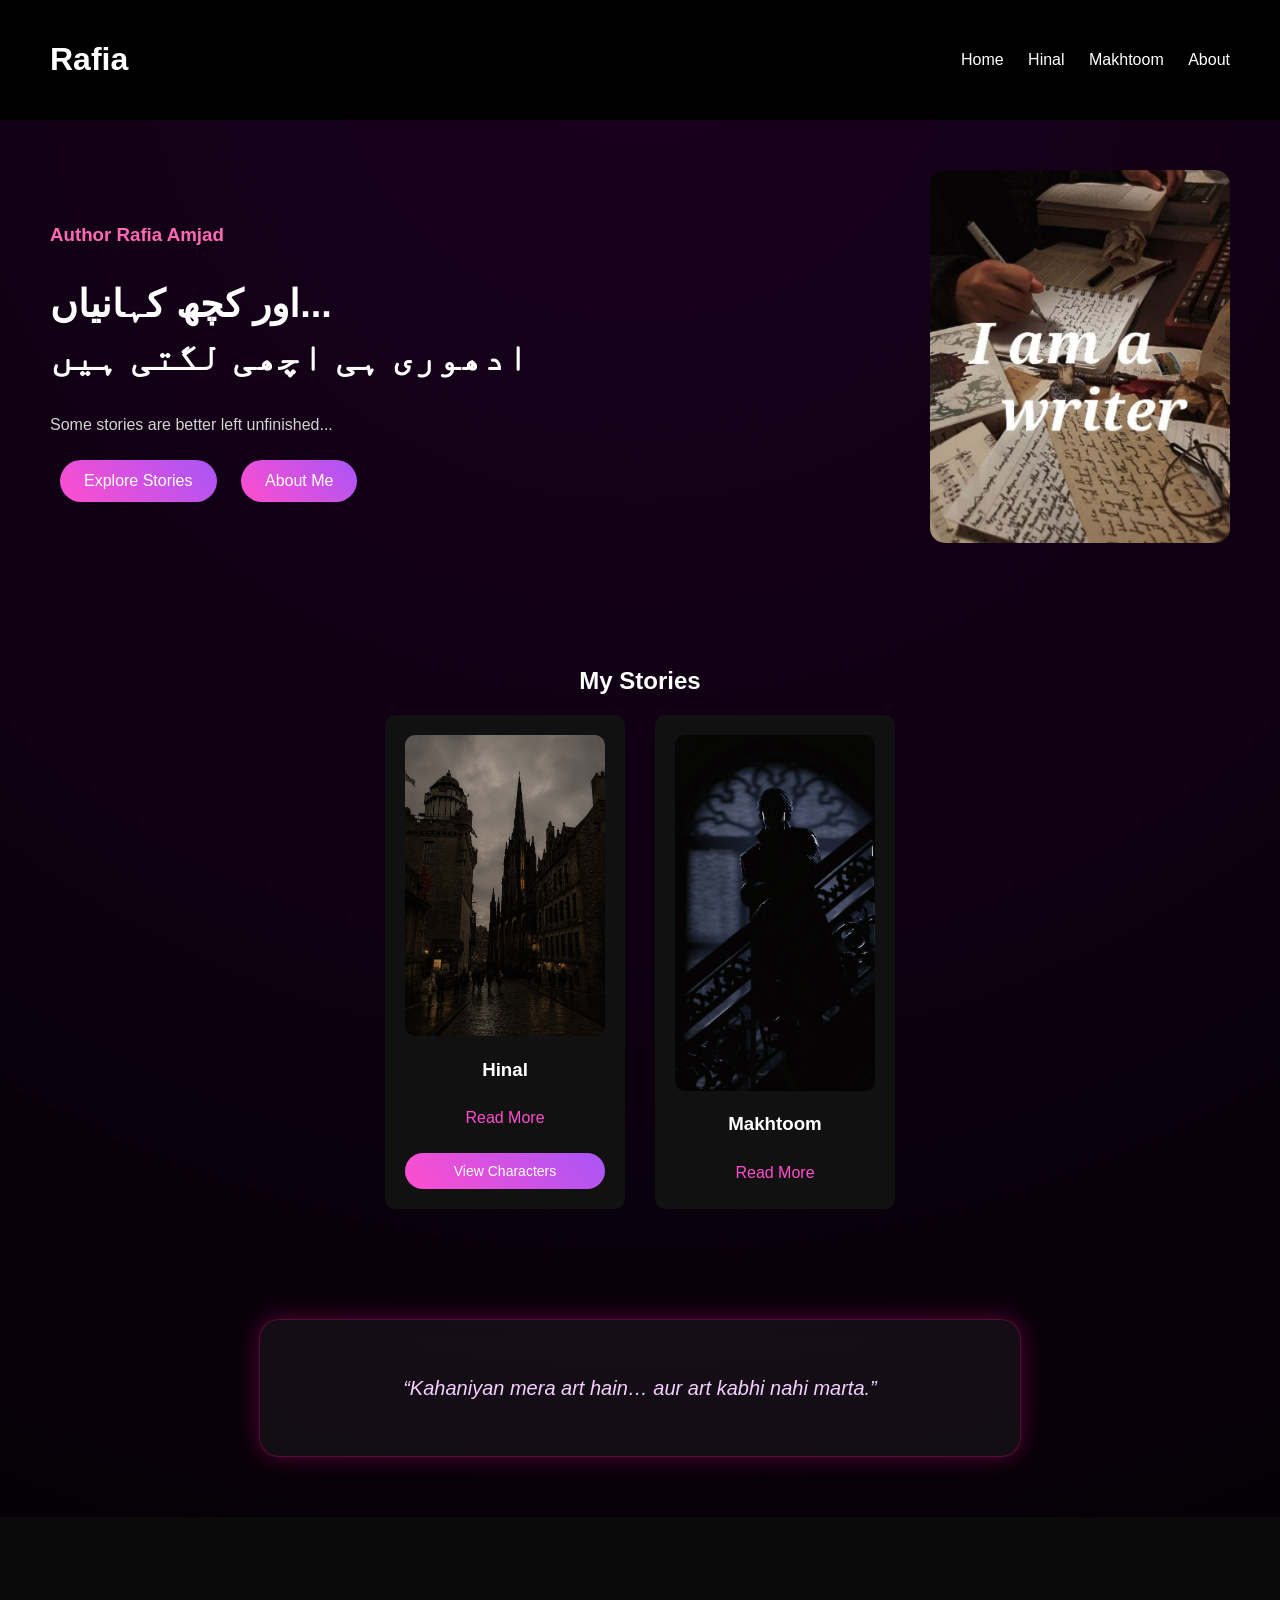
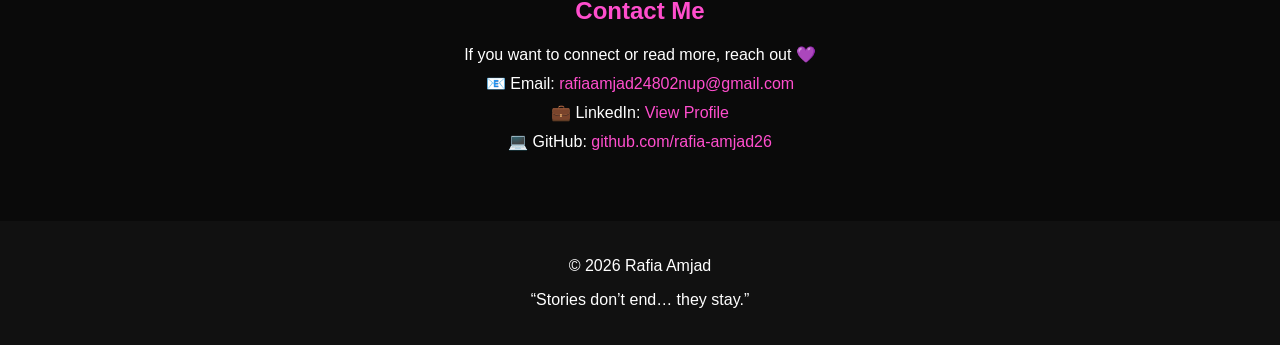
<file: index.html>
<!DOCTYPE html>
<html lang="en">
<head>
    <meta charset="UTF-8">
    <meta name="viewport" content="width=device-width, initial-scale=1.0">
    <title>Rafia | Writing Universe</title>
    <link rel="stylesheet" href="style.css">
</head>

<body>

<!-- NAVBAR -->
<header>
    <h1>Rafia</h1>
    <nav>
        <a href="index.html">Home</a>
        <a href="hinal.html">Hinal</a>
        <a href="makhtoom.html">Makhtoom</a>
        <a href="about.html">About</a>
    </nav>
</header>

<!-- HERO SECTION -->
<section class="hero">
    <div class="hero-text">
        <h3>Author Rafia Amjad</h3>
        

        <h1>
            اور کچھ کہانیاں... <br>
            ادھوری ہی اچھی لگتی ہیں
        </h1>

        <p>Some stories are better left unfinished...</p>

        <div class="buttons">
            <a href="#stories">Explore Stories</a>
            <a href="about.html">About Me</a>
        </div>
    </div>

    <div class="hero-img">
        <img src="books.jpg">
    </div>
</section>


<!-- STORIES -->
<section id="stories" class="stories">
    <h2>My Stories</h2>

    <div class="cards">

        <div class="card">
    <img src="hinal.jpg">
    <h3>Hinal</h3>

    <a href="hinal.html">Read More</a>

    <br><br>

    <a href="characters.html" class="view-btn">
        View Characters
    </a>
</div>

        <div class="card">
            <img src="makhtoom.jpg">
            <h3>Makhtoom</h3>
            <a href="makhtoom.html">Read More</a>
        </div>

    </div>
</section>
<div class="quote-box">
    <p>
        “Kahaniyan mera art hain… aur art kabhi nahi marta.”
    </p>
</div>

<section class="contact">
    <h2>Contact Me</h2>
    <p>If you want to connect or read more, reach out 💜</p>

    <div class="contact-links">
        </div>
    

    <p>
        📧 Email: 
        <a href="mailto:rafiaamjad24802nup@gmail.com">
            rafiaamjad24802nup@gmail.com
        </a>
    </p>

    <p>
        💼 LinkedIn: 
        <a href="https://www.linkedin.com/in/rafia-a-0144a3341" target="_blank">
            View Profile
        </a>
    </p>

    <p>
        💻 GitHub: 
        <a href="https://github.com/rafia-amjad26" target="_blank">
            github.com/rafia-amjad26
        </a>
    </p>
</section>
    </div>


<footer>
    <p>© 2026 Rafia Amjad</p>
    <p class="footer-line">“Stories don’t end… they stay.”</p>
</footer>

</body>
</html>
</file>
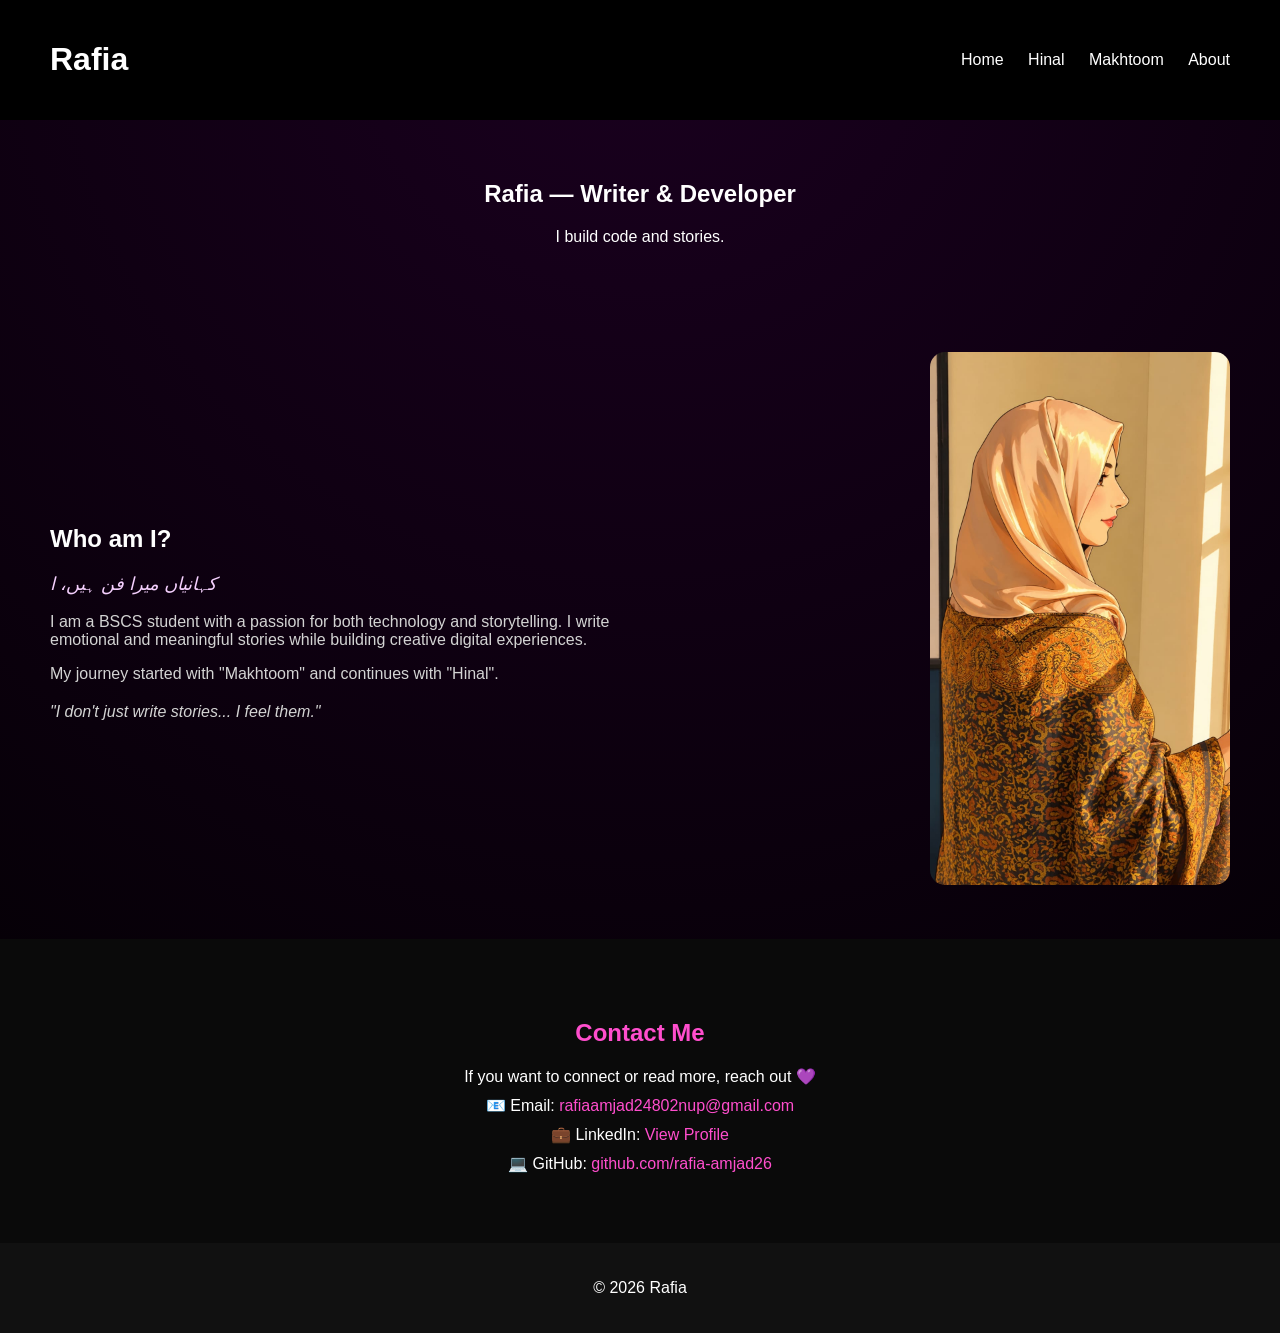
<file: about.html>
<!DOCTYPE html>
<html lang="en">
<head>
    <meta charset="UTF-8">
    <meta name="viewport" content="width=device-width, initial-scale=1.0">
    <title>About | Rafia</title>
    <link rel="stylesheet" href="style.css">
</head>
<body>

<header>
    <h1>Rafia</h1>
    <nav>
        <a href="index.html">Home</a>
        <a href="hinal.html">Hinal</a>
        <a href="makhtoom.html">Makhtoom</a>
        <a href="about.html">About</a>
    </nav>
</header>

<!-- ABOUT HERO -->
<section class="about-hero">
    <h1>Rafia — Writer & Developer</h1>
    <p>I build code and stories.</p>
</section>

<!-- ABOUT CONTENT -->
<section class="about-container">

    <div class="about-text">
        <h2>Who am I?</h2>
        <p id="typing"></p>

        <p>
            I am a BSCS student with a passion for both technology and storytelling.
            I write emotional and meaningful stories while building creative digital experiences.
        </p>

        <p>
            My journey started with "Makhtoom" and continues with "Hinal".
        </p>

        <p class="quote-line">
            "I don't just write stories... I feel them."
        </p>
    </div>

    <div class="about-img">
        <img src="rafia.jpg">
    </div>

</section>

<!-- CONTACT -->
<section class="contact">
    <h2>Contact Me</h2>
    <p>If you want to connect or read more, reach out 💜</p>

    <div class="contact-links">
    </div>
    

    <p>
        📧 Email: 
        <a href="mailto:rafiaamjad24802nup@gmail.com">
            rafiaamjad24802nup@gmail.com
        </a>
    </p>

    <p>
        💼 LinkedIn: 
        <a href="https://www.linkedin.com/in/rafia-a-0144a3341" target="_blank">
            View Profile
        </a>
    </p>

    <p>
        💻 GitHub: 
        <a href="https://github.com/rafia-amjad26" target="_blank">
            github.com/rafia-amjad26
        </a>
    </p>
</section>
</section>

<footer>
    <p>© 2026 Rafia</p>
</footer>
<script>
window.onload = function () {

    const text = "کہانیاں میرا فن ہیں، اور فن کبھی نہیں مرتا۔";
    let index = 0;

    function typeEffect() {
        if (index < text.length) {
            document.getElementById("typing").innerHTML += text.charAt(index);
            index++;
            setTimeout(typeEffect, 50);
        }
    }

    typeEffect();
}
</script>

</body>
</html>
</file>
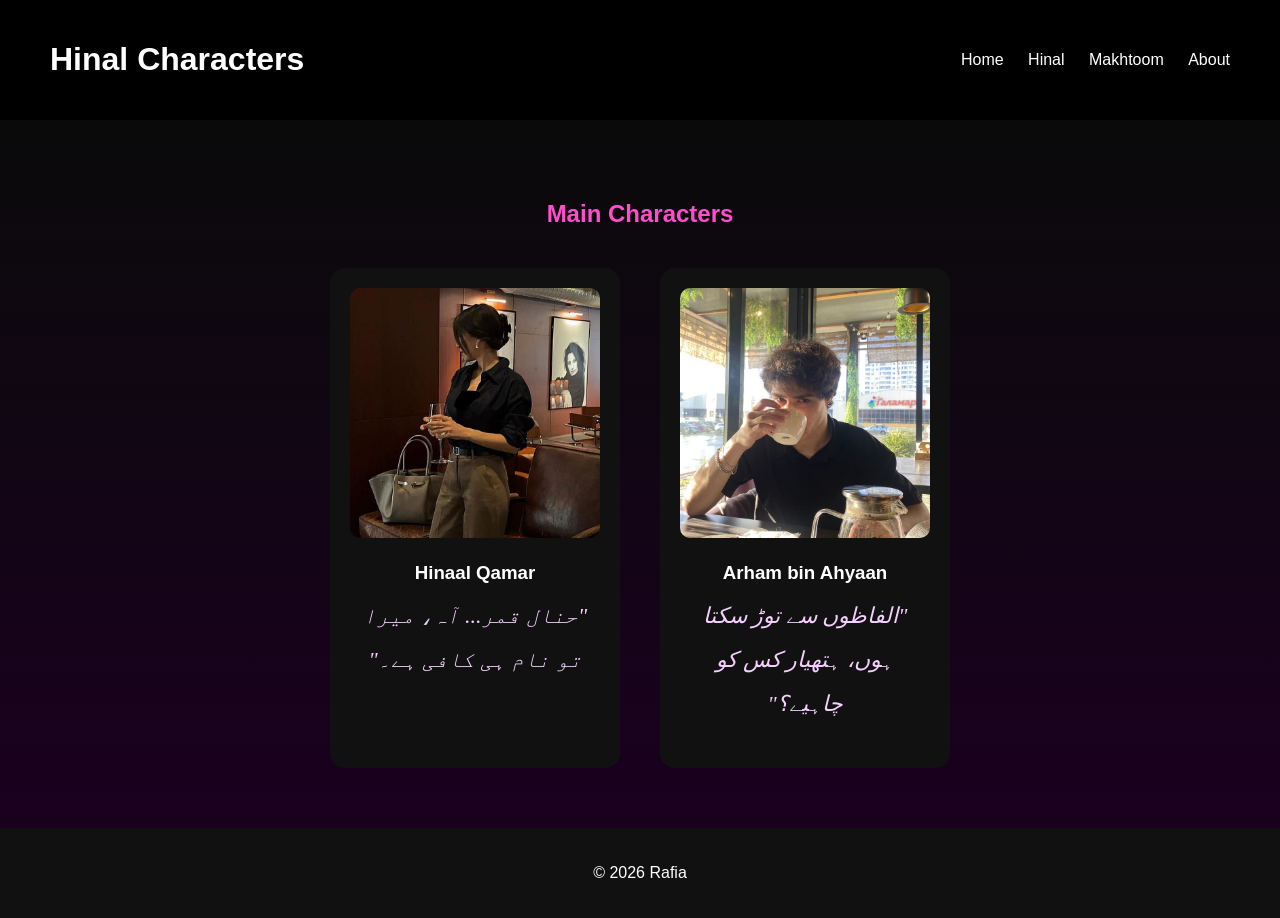
<file: characters.html>
<!DOCTYPE html>
<html lang="en">
<head>
    <meta charset="UTF-8">
    <title>Hinal Characters | Rafia</title>
    <link rel="stylesheet" href="style.css">
</head>
<body>

<header>
    <h1>Hinal Characters</h1>
    <nav>
        <a href="index.html">Home</a>
        <a href="hinal.html">Hinal</a>
        <a href="makhtoom.html">Makhtoom</a>
        <a href="about.html">About</a>
    </nav>
</header>

<section class="characters">

    <h2>Main Characters</h2>

    <div class="character-cards">

        <!-- HINAAL -->
        <div class="character" onclick="openModal('hinal')">
            <img src="qamar.jpg">
            <h3>Hinaal Qamar</h3>

            <p class="dialogue">
                "حنال قمر... آہ، میرا تو نام ہی کافی ہے۔"
            </p>
        </div>

        <!-- ARHAM -->
        <div class="character" onclick="openModal('arham')">
            <img src="arham.jpg">
            <h3>Arham bin Ahyaan</h3>

            <p class="dialogue">
                "الفاظوں سے توڑ سکتا ہوں، ہتھیار کس کو چاہیے؟"
            </p>
        </div>

    </div>

</section>

<!-- MODAL -->
<div id="modal" class="modal">
    <div class="modal-content">
        <span class="close" onclick="closeModal()">&times;</span>
        <p id="modal-text"></p>
    </div>
</div>

<footer>
    <p>© 2026 Rafia</p>
</footer>

<script>
function openModal(character) {
    let text = "";

    if(character === "hinal") {
        text = "حنال قمر... آہ، میرا تو نام ہی کافی ہے۔";
    }
    else if(character === "arham") {
        text = "الفاظوں سے توڑ سکتا ہوں، ہتھیار کس کو چاہیے؟";
    }

    document.getElementById("modal-text").innerHTML = text;
    document.getElementById("modal").style.display = "block";
}

function closeModal() {
    document.getElementById("modal").style.display = "none";
}
</script>

</body>
</html>
</file>
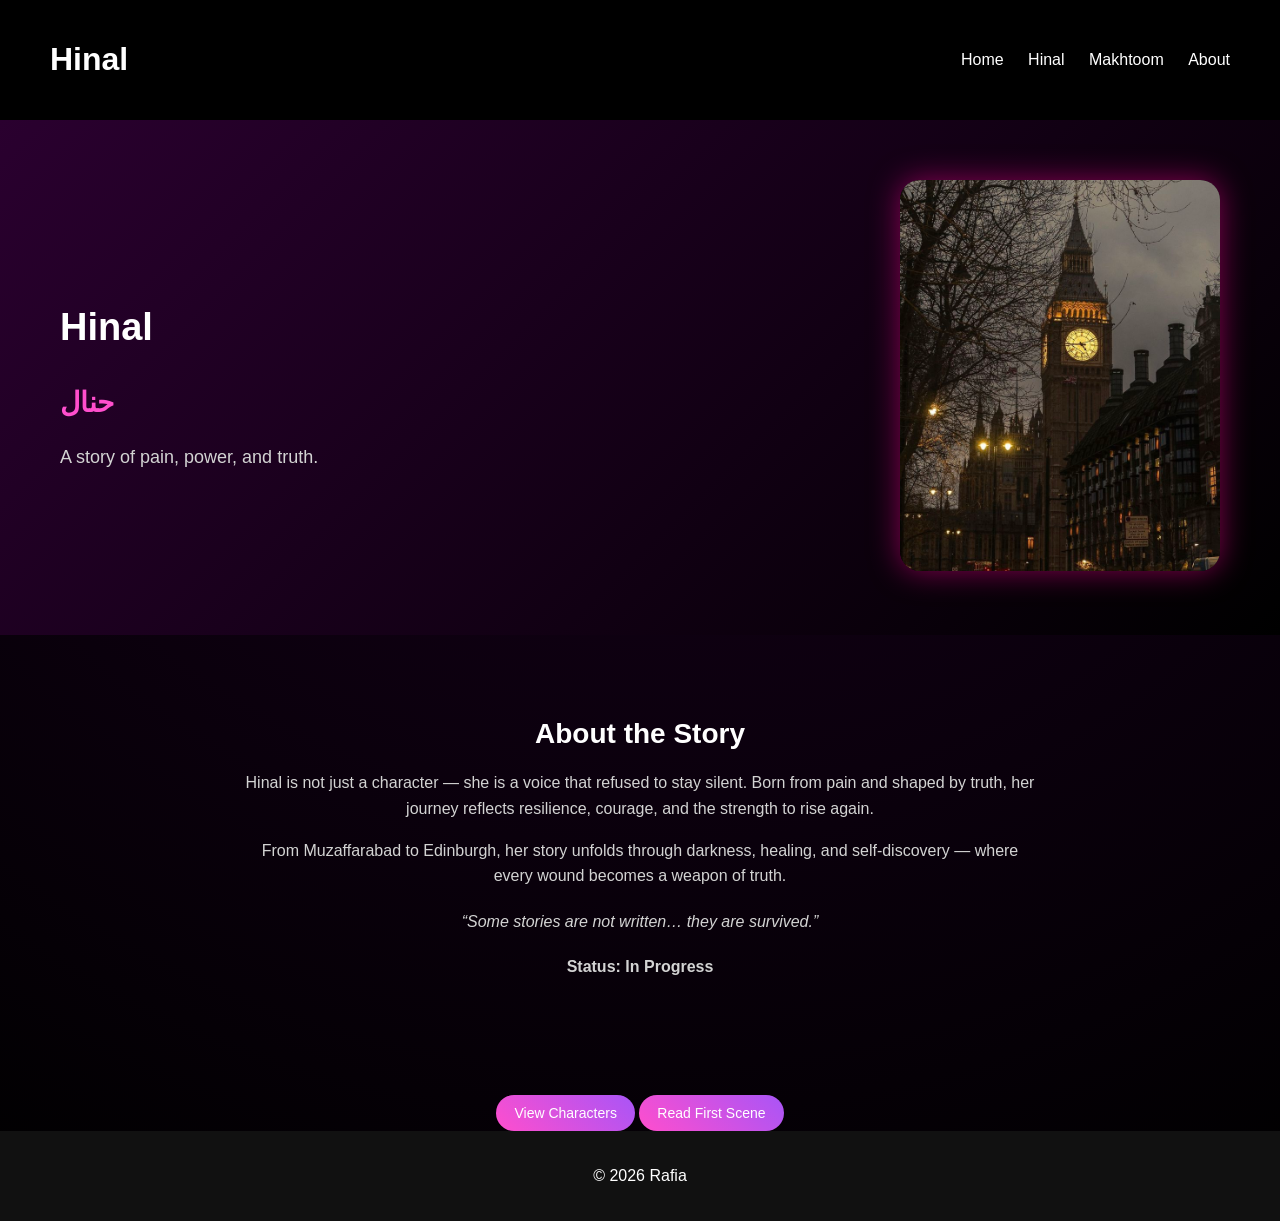
<file: hinal.html>
<!DOCTYPE html>
<html lang="en">
<head>
    <meta charset="UTF-8">
    <meta name="viewport" content="width=device-width, initial-scale=1.0">
    <title>Hinal | Rafia</title>
    <link rel="stylesheet" href="style.css">
</head>
<body>

<header>
    <h1>Hinal</h1>
    <nav>
        <a href="index.html">Home</a>
        <a href="hinal.html">Hinal</a>
        <a href="makhtoom.html">Makhtoom</a>
        <a href="about.html">About</a>
    </nav>
</header>

<!-- HERO -->
<section class="hero-hinal">

    <div class="hero-text">
        <h1>Hinal</h1>
        <h3>حنال</h3>
        <p class="tagline">A story of pain, power, and truth.</p>
    </div>

    <div class="hero-img">
        <img src="front1.jpg">
    </div>

</section>

<!-- ABOUT STORY -->
<section class="story-about">

    <h2>About the Story</h2>

    <p>
        Hinal is not just a character — she is a voice that refused to stay silent.
        Born from pain and shaped by truth, her journey reflects resilience,
        courage, and the strength to rise again.
    </p>

    <p>
        From Muzaffarabad to Edinburgh, her story unfolds through darkness,
        healing, and self-discovery — where every wound becomes a weapon of truth.
    </p>
    

    <p class="quote-line">
        “Some stories are not written… they are survived.”
    </p>

    <p class="status">
        Status: In Progress
    </p>

</section>
<div style="text-align:center; margin-top:30px;">
    <a href="characters.html" class="view-btn">View Characters</a>
    <a href="scene-hinal.html" class="view-btn">
    Read First Scene
</a>
</div>

<footer>
    <p>© 2026 Rafia</p>
</footer>

</body>
</html>
</file>
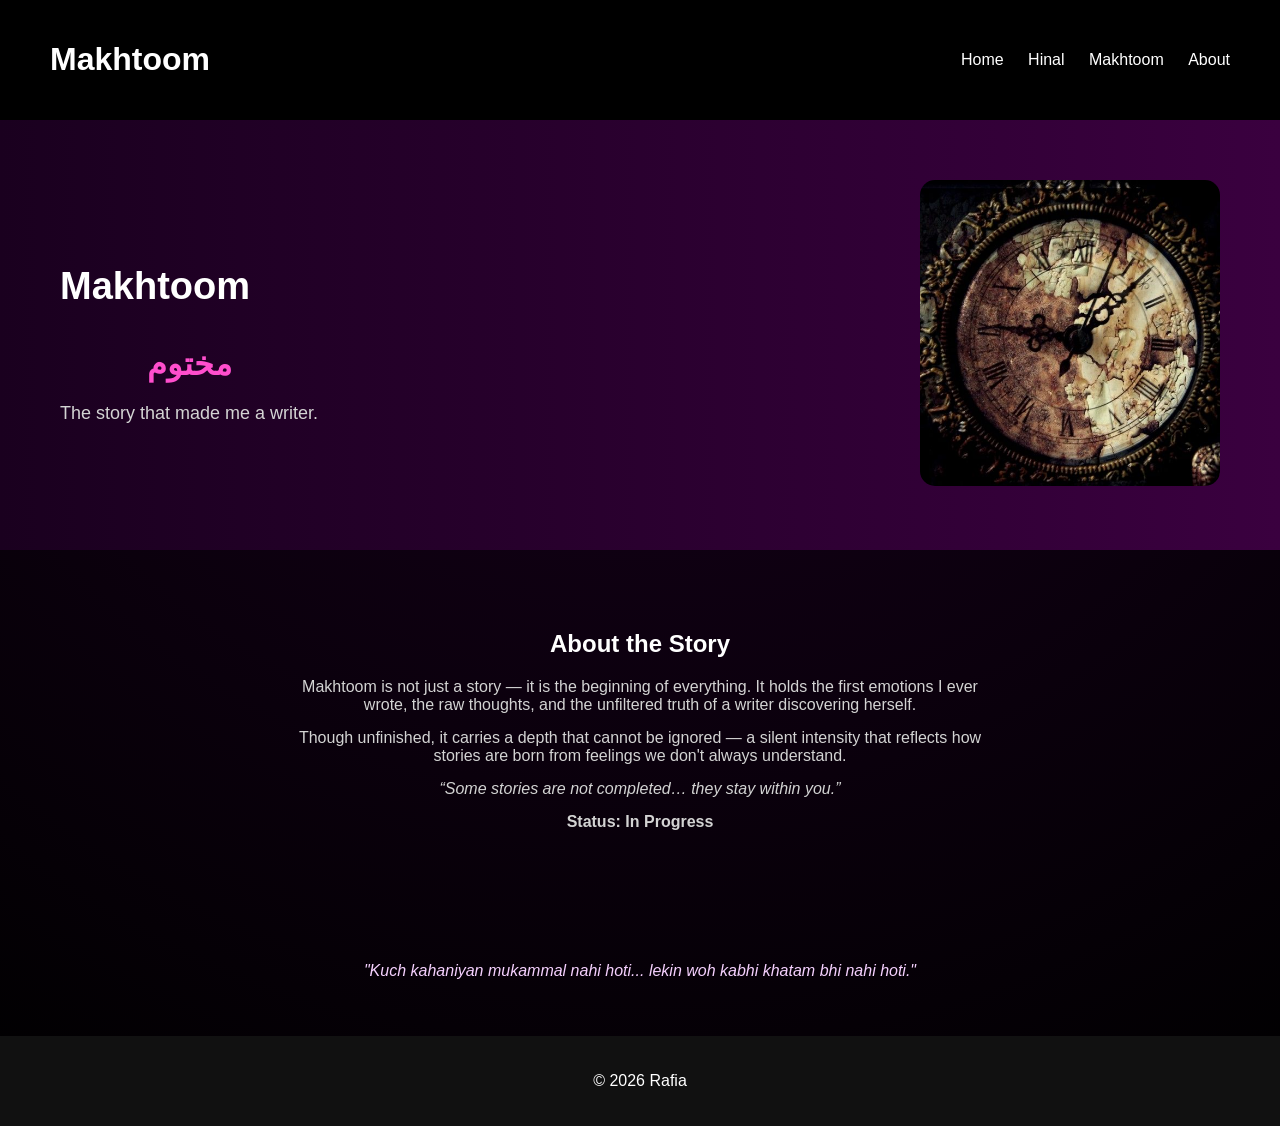
<file: makhtoom.html>
<!DOCTYPE html>
<html lang="en">
<head>
    <meta charset="UTF-8">
    <title>Makhtoom | Rafia</title>
    <link rel="stylesheet" href="style.css">
</head>
<body>

<header>
    <h1>Makhtoom</h1>
    <nav>
        <a href="index.html">Home</a>
        <a href="hinal.html">Hinal</a>
        <a href="makhtoom.html">Makhtoom</a>
        <a href="about.html">About</a>
    </nav>
</header>

<!-- HERO SECTION -->
<section class="hinal-hero">

    <div class="hero-text">
        <h1>Makhtoom</h1>
        <h2 class="urdu-title">مختوم</h2>

        <p class="tagline">
            The story that made me a writer.
        </p>
    </div>

    <div class="hero-img">
       <img src="front2.jpg">

    </div>

</section>

<!-- ABOUT STORY -->
<section class="story-detail">

    <h2>About the Story</h2>

    <p>
        Makhtoom is not just a story — it is the beginning of everything. 
        It holds the first emotions I ever wrote, the raw thoughts, 
        and the unfiltered truth of a writer discovering herself.
    </p>

    <p>
        Though unfinished, it carries a depth that cannot be ignored — 
        a silent intensity that reflects how stories are born from feelings 
        we don't always understand.
    </p>

    <p class="quote-line">
        “Some stories are not completed… they stay within you.”
    </p>

    <p class="status">
        Status: In Progress
    </p>

</section>

<!-- EXTRA QUOTE SECTION -->
<section class="quote">
    <p>
        "Kuch kahaniyan mukammal nahi hoti...
        lekin woh kabhi khatam bhi nahi hoti."
    </p>
</section>

<footer>
    <p>© 2026 Rafia</p>
</footer>

</body>
</html>
</file>
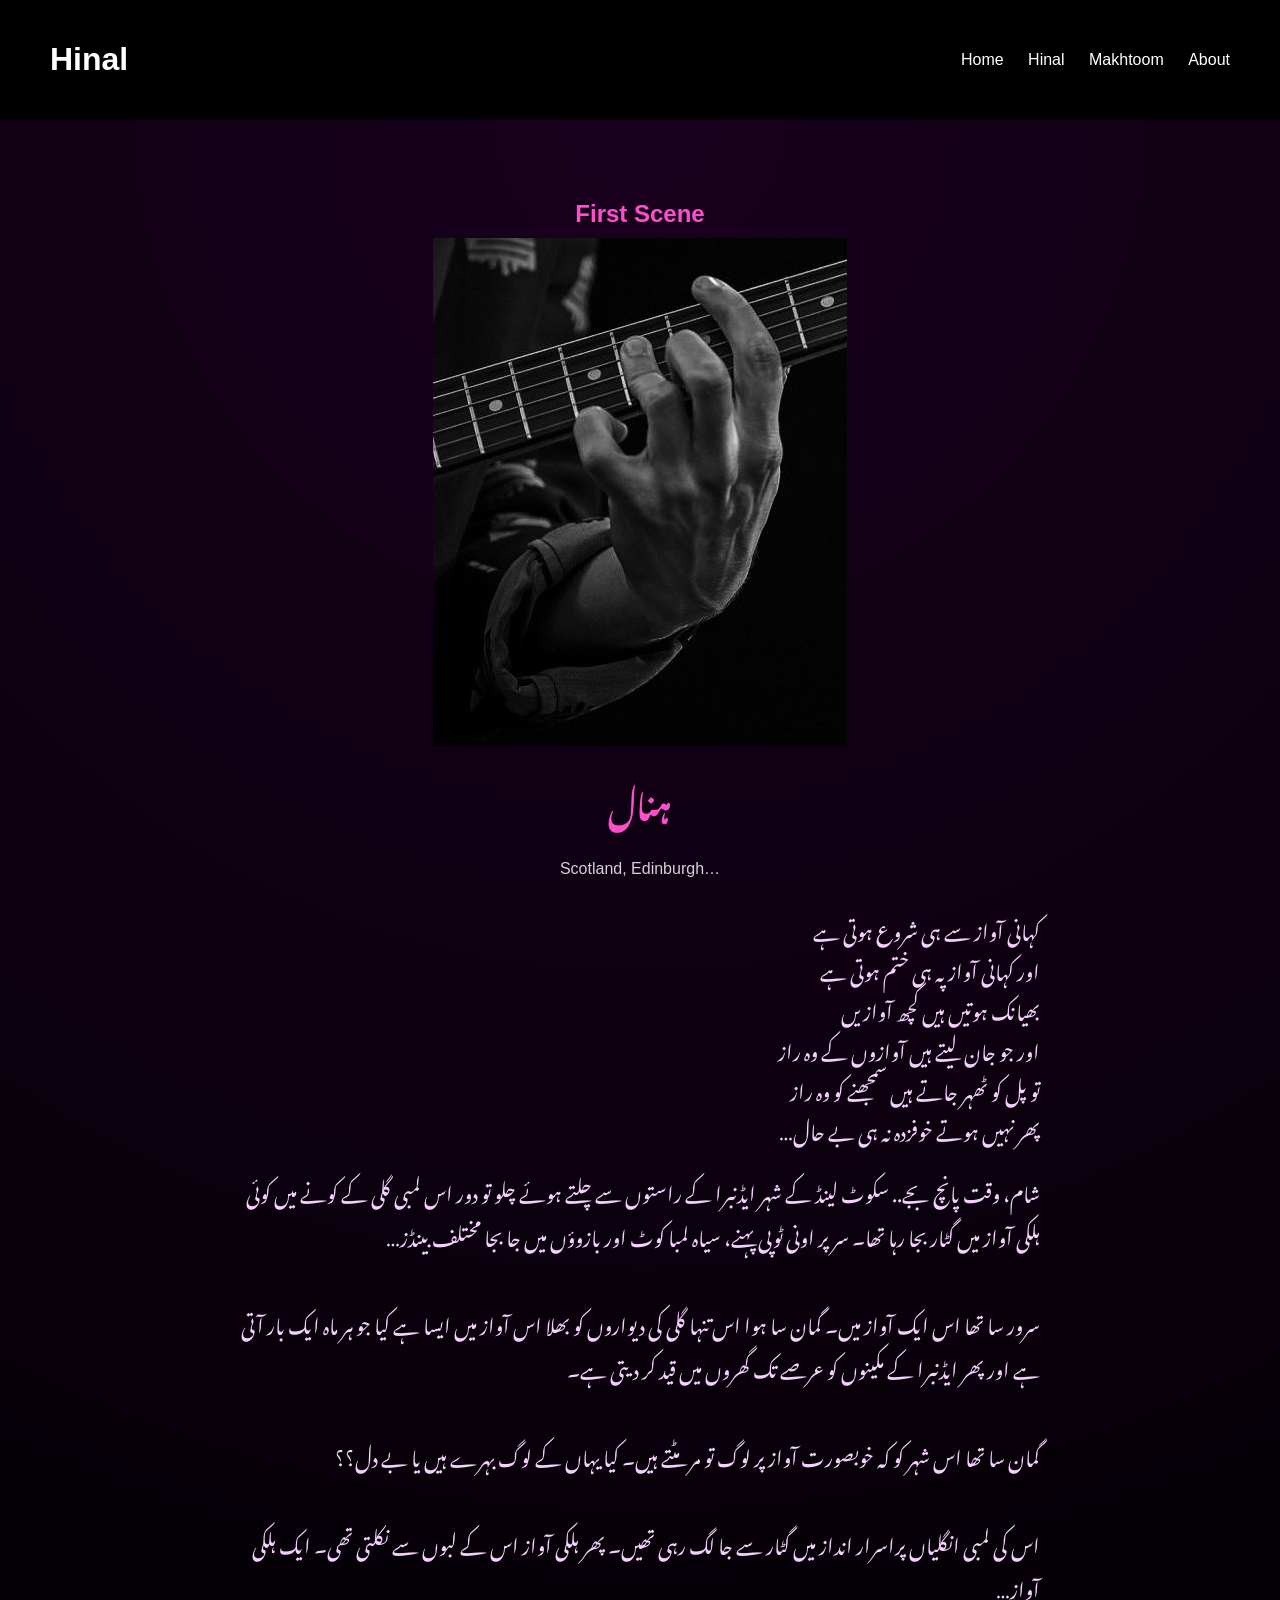
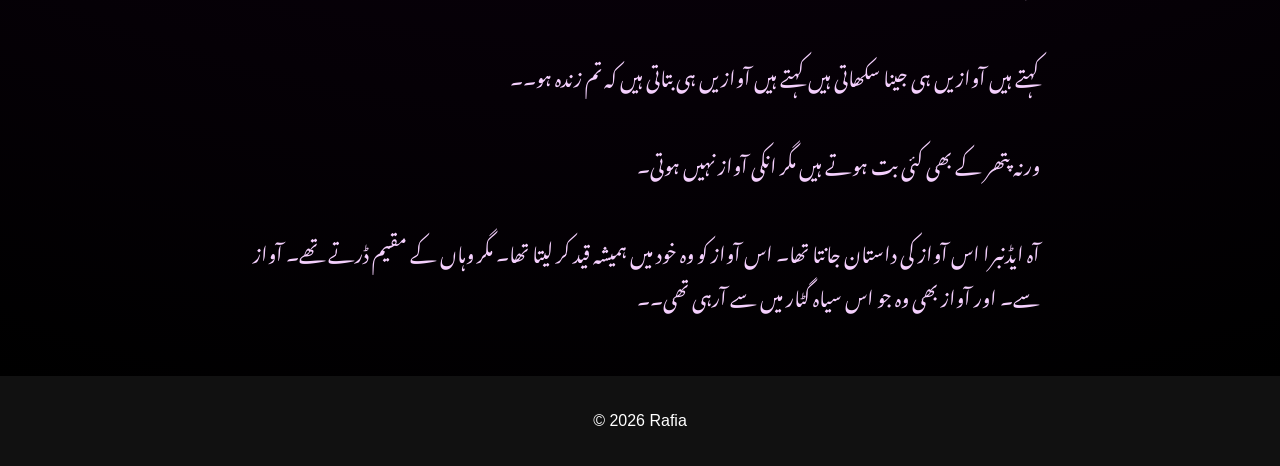
<file: scene-hinal.html>
<!DOCTYPE html>
<html lang="ur">
<head>
    <meta charset="UTF-8">
    <title>Hinal Scene | Rafia</title>
    <link rel="stylesheet" href="style.css">

    <!-- Urdu Font -->
    <link href="https://fonts.googleapis.com/css2?family=Noto+Nastaliq+Urdu&display=swap" rel="stylesheet">
</head>

<body>

<header>
    <h1>Hinal</h1>
    <nav>
        <a href="index.html">Home</a>
        <a href="hinal.html">Hinal</a>
        <a href="makhtoom.html">Makhtoom</a>
        <a href="about.html">About</a>
    </nav>
</header>

<section class="scene">

    <h2>First Scene</h2>
    <img src="scene.jpg" class="scene-img">

    <h3 class="urdu-title">ہنال</h3>

    <p class="location">Scotland, Edinburgh…</p>

    <div class="urdu-text">

<p class="scene-lines">
کہانی آواز سے ہی شروع ہوتی ہے <br>
اور کہانی آواز پہ ہی ختم ہوتی ہے <br>
بھیانک ہوتیں ہیں کچھ آوازیں <br>
اور جو جان لیتے ہیں آوازوں کے وہ راز <br>
تو پل کو ٹھہر جاتے ہیں سمجھنے کو وہ راز <br>
پھر نہیں ہوتے خوفزدہ نہ ہی بے حال…
</p>

شام، وقت پانچ بجے..  
سکوٹ لینڈ کے شہر ایڈنبرا کے راستوں سے چلتے ہوئے چلو تو دور اس لمبی گلی کے کونے میں کوئی ہلکی آواز میں گٹار بجا رہا تھا۔ سر پر اونی ٹوپی پہنے، سیاہ لمبا کوٹ اور بازوؤں میں جا بجا مختلف بینڈز…  

<br><br>

سرور سا تھا اس ایک آواز میں۔ گمان سا ہوا اس تنہا گلی کی دیواروں کو بھلا اس آواز میں ایسا ہے کیا جو ہر ماہ ایک بار آتی ہے اور پھر ایڈنبرا کے مکینوں کو عرصے تک گھروں میں قید کر دیتی ہے۔  

<br><br>

گمان سا تھا اس شہر کو کہ خوبصورت آواز پر لوگ تو مر مٹتے ہیں۔ کیا یہاں کے لوگ بہرے ہیں یا بے دل؟؟  

<br><br>

اس کی لمبی انگلیاں پراسرار انداز میں گٹار سے جا لگ رہی تھیں۔ پھر ہلکی آواز اس کے لبوں سے نکلتی تھی۔ ایک ہلکی آواز…  

<br><br>

کہتے ہیں آوازیں ہی جینا سکھاتی ہیں  
کہتے ہیں آوازیں ہی بتاتی ہیں کہ تم زندہ ہو۔۔  

<br><br>

ورنہ پتھر کے بھی کئی بت ہوتے ہیں مگر انکی آواز نہیں ہوتی۔  

<br><br>

آہ ایڈنبرا اس آواز کی داستان جانتا تھا۔ اس آواز کو وہ خود میں ہمیشہ قید کر لیتا تھا۔ مگر وہاں کے مقیم ڈرتے تھے۔ آواز سے۔ اور آواز بھی وہ جو اس سیاہ گٹار میں سے آرہی تھی۔۔  

    </div>

</section>

<footer>
    <p>© 2026 Rafia</p>
</footer>

</body>
</html>
</file>
<file: style.css>
html {
    scroll-behavior: smooth;
}
@import url('https://fonts.googleapis.com/css2?family=Noto+Nastaliq+Urdu&family=Poppins:wght@300;400;600&display=swap');
body {
    margin: 0;
    font-family: 'Poppins', sans-serif;
    background: radial-gradient(circle at top, #1a001f, black);
    color: white;
}

/* NAVBAR */
header {
    display: flex;
    justify-content: space-between;
    align-items: center;
    padding: 20px 50px;
    background: black;
}

nav a {
    margin-left: 20px;
    color: white;
    text-decoration: none;
}

/* HERO */
.hero {
    display: flex;
    justify-content: space-between;
    align-items: center;
    padding: 50px;
}

.hero-text {
    max-width: 50%;
}

.hero-text h3 {
    color: hotpink;
}

.hero-text h1 {
    font-size: 32px;
}

.hero-text p {
    color: lightgray;
}

.buttons a {
    display: inline-block;
    margin: 10px;
    padding: 10px 20px;
    background: hotpink;
    color: white;
    text-decoration: none;
    border-radius: 5px;
}

/* HERO IMAGE */
.hero-img img {
    width: 300px;
    border-radius: 15px;
}

/* QUOTE */
.quote {
    text-align: center;
    padding: 30px;
    font-style: italic;
    color: #f5d0fe;
}

/* STORIES */
.stories {
    text-align: center;
    padding: 50px;
}

.cards {
    display: flex;
    justify-content: center;
    gap: 30px;
}

.card {
    background: #111;
    padding: 20px;
    border-radius: 10px;
    width: 200px;
}

.card img {
    width: 100%;
    border-radius: 10px;
}

.card a {
    display: inline-block;
    margin-top: 10px;
    color: hotpink;
}

/* CONTACT */
.contact {
    text-align: center;
    padding: 40px;
}

/* FOOTER */
footer {
    text-align: center;
    padding: 20px;
    background: #111;
}

/* ABOUT HERO */
.about-hero {
    text-align: center;
    padding: 40px;
}

/* CONTAINER (FIXES YOUR LAYOUT ISSUE) */
.about-container {
    display: flex;
    align-items: center;
    justify-content: space-between;
    padding: 50px;
    gap: 40px;
}

/* TEXT SIDE */
.about-text {
    width: 50%;
}

.about-text h2 {
    margin-bottom: 15px;
}

.about-text p {
    margin-bottom: 15px;
    color: lightgray;
}

/* QUOTE STYLE */
.quote-line {
    font-style: italic;
    color: #f5d0fe;
}

/* IMAGE SIDE (FIX BIG IMAGE ISSUE) */
.about-img img {
    width: 300px;
    /* SIZE CONTROL */
    border-radius: 15px;
}

/* CONTACT */
.contact {
    text-align: center;
    padding: 40px;
}

.contact-links a {
    margin: 10px;
    color: hotpink;
    text-decoration: none;
}

.contact-links a:hover {
    background: purple;
    transition: 0.3s;
}

/* CONTACT SECTION */
.contact {
    text-align: center;
    padding: 60px 20px;
    background: #0a0a0a;
}

.contact h2 {
    color: #ff4ecd;
    margin-bottom: 20px;
}

.contact p {
    margin: 10px 0;
    font-size: 16px;
}

.contact a {
    color: #ff4ecd;
    text-decoration: none;
}

.contact a:hover {
    text-decoration: underline;
}

.buttons a {
    display: inline-block;
    margin: 10px;
    padding: 10px 20px;
    background: hotpink;
    color: white;
    text-decoration: none;
    border-radius: 5px;
    transition: 0.3s;
}

.buttons a:hover {
    background: purple;
    transform: scale(1.05);
}

.card {
    background: #111;
    padding: 20px;
    border-radius: 10px;
    width: 200px;
    transition: 0.3s;
}

.card:hover {
    transform: translateY(-10px);
    box-shadow: 0 0 20px hotpink;
}

.hero-img img {
    transition: 0.3s;
}

.hero-img img:hover {
    transform: scale(1.05);
}
#typing {
    font-size: 18px;
    color: #f5d0fe;
    margin-top: 10px;
    min-height: 24px;
}
#typing {
    font-style: italic;
    margin-top: 20px;
}

/* HINAL PAGE DESIGN */

.story-hero {
    display: flex;
    justify-content: space-between;
    align-items: center;
    padding: 80px 50px;
    background: linear-gradient(to right, #1a001f, #3a003f);
}

.story-left h1 {
    font-size: 40px;
    margin-bottom: 10px;
}

.urdu {
    font-size: 26px;
    color: #ff4ecd;
}

.story-right {
    font-size: 18px;
    color: #f5d0fe;
}

/* ABOUT SECTION */
.story-about {
    text-align: center;
    padding: 60px 40px;
    max-width: 800px;
    margin: auto;
}

.story-about h2 {
    margin-bottom: 20px;
    font-size: 28px;
}

.story-about p {
    margin-bottom: 15px;
    color: lightgray;
    line-height: 1.6;
}

.quote-line {
    font-style: italic;
    color: #ffb3ec;
    margin-top: 20px;
}

.status {
    margin-top: 20px;
    color: #ff4ecd;
    font-weight: bold;
}
/* CHARACTERS PAGE */

.characters {
    text-align: center;
    padding: 60px 20px;
    background: linear-gradient(to bottom, #0a0a0a, #1a001f);
}

.characters h2 {
    color: #ff4ecd;
    margin-bottom: 40px;
}

.character-box {
    display: flex;
    justify-content: center;
    gap: 40px;
    flex-wrap: wrap;
}

.character {
    background: #111;
    padding: 20px;
    border-radius: 15px;
    width: 250px;
    transition: 0.3s;
}

.character:hover {
    transform: translateY(-10px);
    box-shadow: 0 0 25px #ff4ecd;
}

.character img {
    width: 100%;
    height: 250px;
    object-fit: cover;
    border-radius: 10px;
}

.character h3 {
    margin-top: 15px;
    color: white;
}

.dialogue {
    margin-top: 10px;
    font-style: italic;
    color: #f5d0fe;
}
.characters {
    text-align: center;
    padding: 60px 20px;
}

.characters h2 {
    color: #ff4ecd;
    margin-bottom: 40px;
}

.character-cards {
    display: flex;
    justify-content: center;
    gap: 40px;
    flex-wrap: wrap;
}

.character {
    background: #111;
    padding: 20px;
    border-radius: 15px;
    width: 250px;
    transition: 0.3s;
}

.character:hover {
    transform: translateY(-10px);
    box-shadow: 0 0 20px #ff4ecd;
}

.character img {
    width: 100%;
    border-radius: 10px;
    margin-bottom: 10px;
}

.character h3 {
    margin: 10px 0;
}
.dialogue {
    font-family: 'Noto Nastaliq Urdu', serif;
    font-size: 22px;   /* size bara */
    color: #f5d0fe;
    margin-top: 10px;
    line-height: 2;
    direction: rtl;
    text-align: center;
}
/* MODAL BACKGROUND */
.modal {
    display: none;
    position: fixed;
    z-index: 999;
    left: 0;
    top: 0;
    width: 100%;
    height: 100%;
    background: rgba(0,0,0,0.8);
}

/* MODAL BOX */
.modal-content {
    background: #111;
    margin: 15% auto;
    padding: 30px;
    width: 300px;
    border-radius: 15px;
    text-align: center;
    color: white;
    box-shadow: 0 0 20px #ff4ecd;
}

/* CLOSE BUTTON */
.close {
    float: right;
    font-size: 24px;
    cursor: pointer;
}

/* URDU TEXT */
#modal-text {
    font-family: 'Noto Nastaliq Urdu', serif;
    font-size: 24px;
    margin-top: 20px;
    direction: rtl;
}
/* HINAL HERO SECTION */
.hero-hinal {
    display: flex;
    justify-content: space-between;
    align-items: center;
    padding: 60px;
    background: linear-gradient(135deg, #2a002f, #000);
}

/* TEXT SIDE */
.hero-hinal .hero-text {
    width: 50%;
}

.hero-hinal h1 {
    font-size: 40px;
}

.hero-hinal h3 {
    font-family: 'Noto Nastaliq Urdu', serif;
    color: #ff4ecd;
    font-size: 28px;
}

.tagline {
    margin-top: 15px;
    color: #f5d0fe;
    font-size: 18px;
}

/* IMAGE SIDE */
.hero-hinal .hero-img img {
    width: 320px;
    border-radius: 20px;
    box-shadow: 0 0 30px rgba(255, 0, 150, 0.5);
    transition: 0.3s;
}

.hero-hinal .hero-img img:hover {
    transform: scale(1.05);
}
.view-btn {
    display: inline-block;
    margin-top: 10px;
    padding: 10px 18px;
    background: linear-gradient(45deg, #ff4ecd, #a855f7);
    color: white;
    text-decoration: none;
    border-radius: 20px;
    font-size: 14px;
    font-weight: 500;
    text-align: center;
    transition: 0.3s;
}

.view-btn:hover {
    transform: scale(1.05);
    box-shadow: 0 0 15px #ff4ecd;
}
.mini-btn {
    display: block;
    margin-top: 8px;
    padding: 6px 12px;
    font-size: 12px;
    background: transparent;
    border: 1px solid hotpink;
    color: hotpink;
    border-radius: 5px;
    text-decoration: none;
    transition: 0.3s;
}

.mini-btn:hover {
    background: hotpink;
    color: white;
}
.card .view-btn {
    margin-top: 8px;
    display: block;
}
/* HINAL & MAKHTOOM HERO SAME STYLE */
.hinal-hero {
    display: flex;
    justify-content: space-between;
    align-items: center;
    padding: 60px;
    background: linear-gradient(to right, #1a001f, #3a003f);
}

.urdu-title {
    font-size: 28px;
    color: #ff4ecd;
    margin-top: 10px;
    direction: rtl;
    font-family: 'Noto Nastaliq Urdu', serif;
}

.tagline {
    margin-top: 10px;
    color: lightgray;
}

/* STORY DETAIL */
.story-detail {
    text-align: center;
    padding: 60px;
}

.story-detail p {
    max-width: 700px;
    margin: 15px auto;
    color: lightgray;
}

/* STATUS */
.status {
    margin-top: 20px;
    font-weight: bold;
}

/* QUOTE STYLE */
.quote {
    text-align: center;
    padding: 40px;
    font-style: italic;
    color: #f5d0fe;
}

.card a {
    color: #ff4ecd;
    text-decoration: none;
}

.card .view-btn {
    color: white !important;
}
.featured-quote {
    text-align: center;
    padding: 40px;
    font-size: 18px;
    color: #f5d0fe;
    font-style: italic;
}
.fade-in {
    opacity: 0;
    transform: translateY(30px);
    animation: fadeIn 1s ease forwards;
}

@keyframes fadeIn {
    to {
        opacity: 1;
        transform: translateY(0);
    }
}
nav a {
    margin-left: 20px;
    color: white;
    text-decoration: none;
    transition: 0.3s;
}

nav a:hover {
    color: #ff4ecd;
    text-shadow: 0 0 10px #ff4ecd;
}
.hero-text h1 {
    font-size: 38px;
    line-height: 1.4;
}
.buttons a {
    display: inline-block;
    margin: 10px;
    padding: 12px 24px;
    background: linear-gradient(45deg, #ff4ecd, #a855f7);
    color: white;
    text-decoration: none;
    border-radius: 30px;
    transition: 0.3s;
}

.buttons a:hover {
    transform: scale(1.08);
    box-shadow: 0 0 20px #ff4ecd;
}
.scene-page {
    padding: 60px 20px;
    text-align: center;
}

.scene-page h2 {
    color: #ff4ecd;
    margin-bottom: 30px;
}

.scene-box {
    max-width: 800px;
    margin: auto;
    background: #0a0a0a;
    padding: 30px;
    border-radius: 15px;
    line-height: 1.8;
    text-align: left;
}

.scene-box p {
    margin-bottom: 15px;
    color: #ddd;
}

.urdu {
    font-size: 20px;
    direction: rtl;
    text-align: right;
    color: #f5d0fe;
    font-family: 'Noto Nastaliq Urdu', serif;
}
.urdu-title {
    font-family: 'Noto Nastaliq Urdu', serif;
    font-size: 32px;
    text-align: center;
    color: #ff4ecd;
    margin-bottom: 20px;
}

.scene-box {
    max-width: 800px;
    margin: auto;
    background: #0a0a0a;
    padding: 30px;
    border-radius: 15px;
    line-height: 2;
}
/* SCENE PAGE */
.scene {
    padding: 60px 20px;
    text-align: center;
    background: radial-gradient(circle at top, #1a001f, black);
}

/* Title */
.scene h2 {
    color: #ff4ecd;
    margin-bottom: 10px;
}

/* Urdu Title */
.urdu-title {
    font-family: 'Noto Nastaliq Urdu', serif;
    font-size: 32px;
    color: #ff4ecd;
    margin-bottom: 20px;
}

/* Location */
.location {
    color: lightgray;
    margin-bottom: 30px;
}

/* Urdu Text */
.urdu-text {
    font-family: 'Noto Nastaliq Urdu', serif;
    direction: rtl;
    text-align: right;
    font-size: 20px;
    line-height: 2.2;
    max-width: 800px;
    margin: auto;
    color: #f5d0fe;
}
.scene-lines {
    text-align: right;
    direction: rtl;
    line-height: 2;
    font-size: 20px;
    color: #f5d0fe;
    margin: 20px 0;
}
.quote-box {
    max-width: 700px;
    margin: 60px auto;
    padding: 30px;
    text-align: center;
    border-radius: 20px;

    background: rgba(255, 255, 255, 0.05);
    border: 1px solid rgba(255, 0, 150, 0.3);

    box-shadow: 0 0 25px rgba(255, 0, 150, 0.3);

    backdrop-filter: blur(10px);
}

.quote-box p {
    font-size: 20px;
    font-style: italic;
    color: #f5d0fe;
    line-height: 1.8;
}
.quote-box:hover {
    transform: scale(1.03);
    box-shadow: 0 0 40px hotpink;
    transition: 0.3s;
}
</file>
